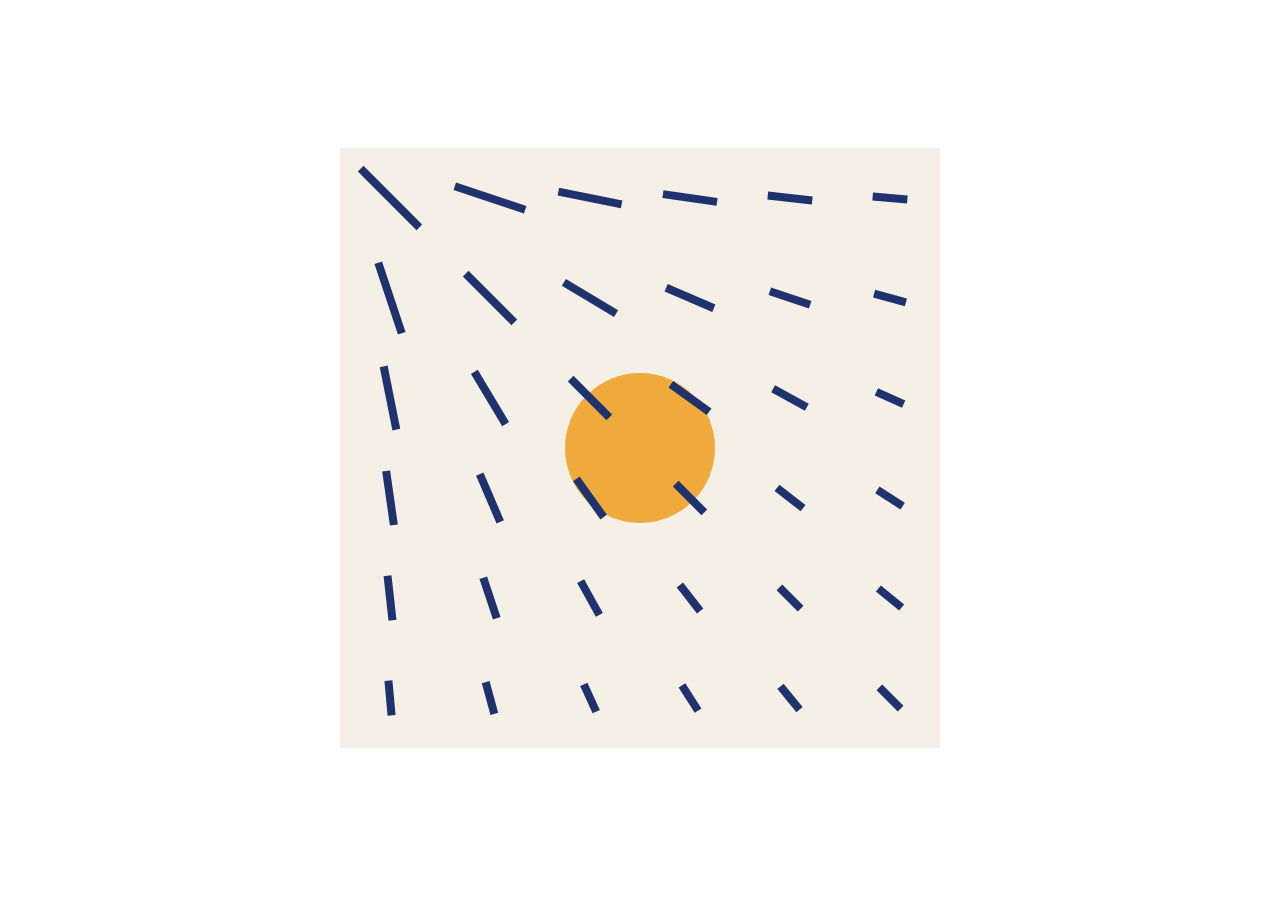
<file: es0/index.html>
<!DOCTYPE html>
<html lang="en">
<head>
 <meta charset="UTF-8">
 <meta name="viewport" content="width=device-width, initial-scale=1.0">
 <title>Composizione interattiva</title>
<link rel="stylesheet" href="style.css">
<script src="p5.min.js"></script>
<script src="sketch.js"></script>
</head>
<body>
 
</body>
</html>
</file>
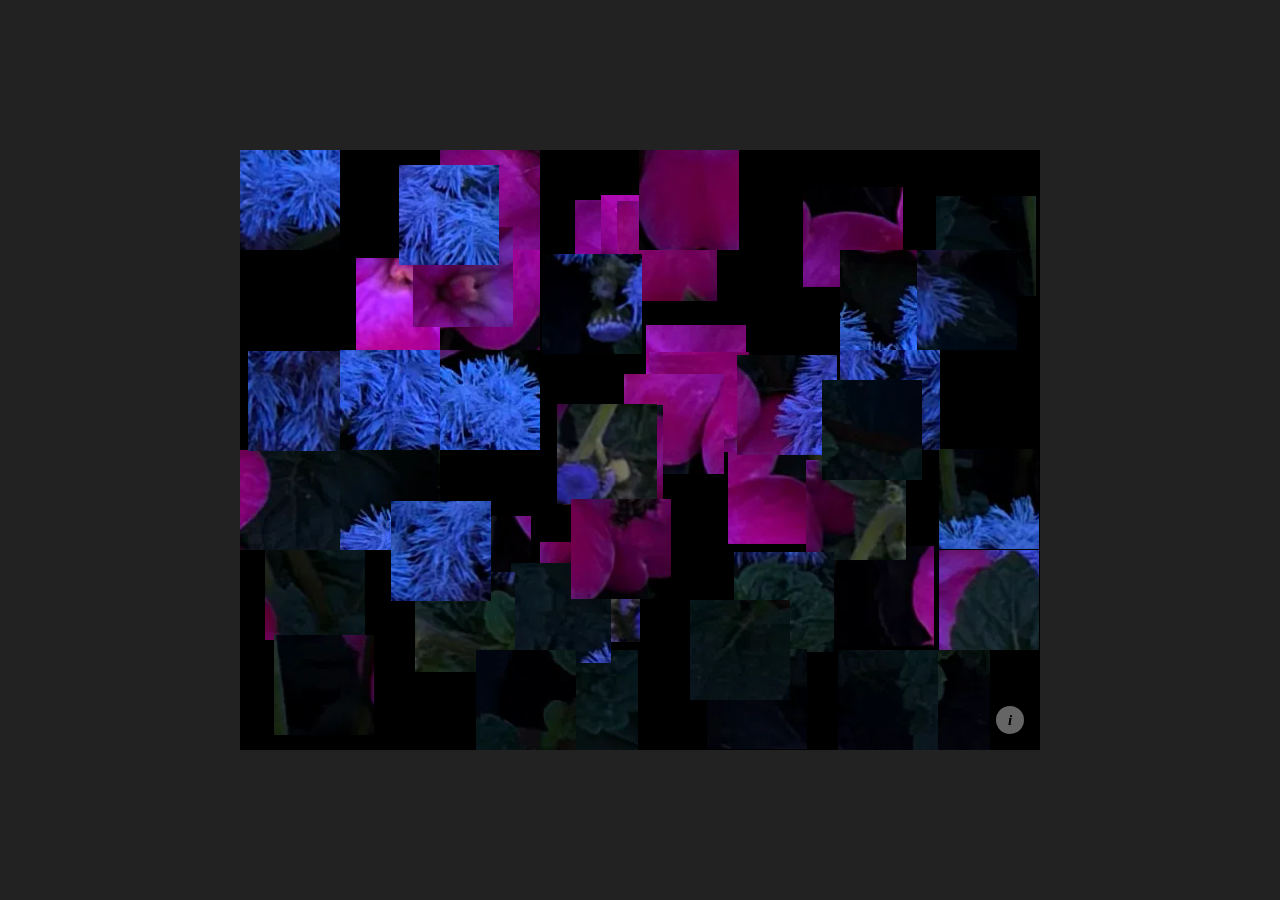
<file: es1/index.html>
<!DOCTYPE html>
<html lang="en">
<head>
 <meta charset="UTF-8">
 <meta name="viewport" content="width=device-width, initial-scale=1.0">
 <title>Esercizio 1</title>
<link rel="stylesheet" href="style.css">
<script src="p5.min.js"></script>
<script src="sketch.js"></script>
</head>
<body>

<!-- The canvas goes in here (see canvas.parent('stage') in sketch.js),
     so the "i" button and its info box can sit in its bottom right corner -->
<div id="stage">
  <button id="info-btn" aria-label="Istruzioni">i</button>

  <!-- Small info box above the "i" (hidden until the button is clicked) -->
  <div id="info-box" role="dialog" aria-label="Istruzioni" hidden>
    <button id="info-close" aria-label="Chiudi">×</button>
    <p><strong>Click</strong>: afferri un blocco di tessere. Click di nuovo: lo lasci.</p>
    <p><strong>Doppio click</strong>: la macchina riordina per bordi e colori.</p>
    <p><strong>Tasto destro</strong>: foto successiva.</p>
    <p><strong>S</strong> / <strong>Cmd+S</strong>: salva. <strong>R</strong>: rimescola.</p>
  </div>
</div>

</body>
</html>
</file>
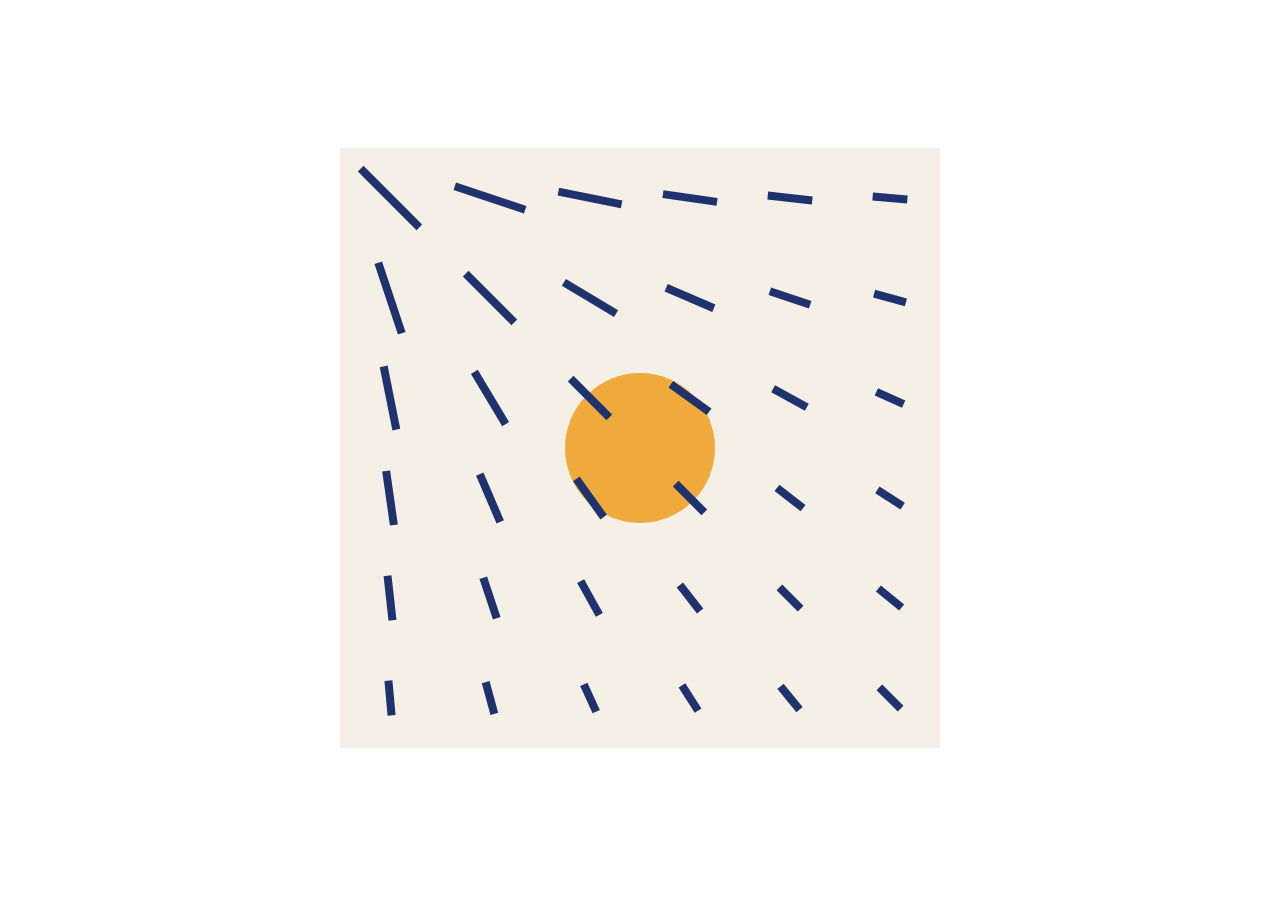
<file: ex.0/index.html>
<!DOCTYPE html>
<html lang="en">
<head>
 <meta charset="UTF-8">
 <meta name="viewport" content="width=device-width, initial-scale=1.0">
 <title>Composizione interattiva</title>
<link rel="stylesheet" href="style.css">
<script src="p5.min.js"></script>
<script src="script.js"></script>
</head>
<body>
 
</body>
</html>
</file>
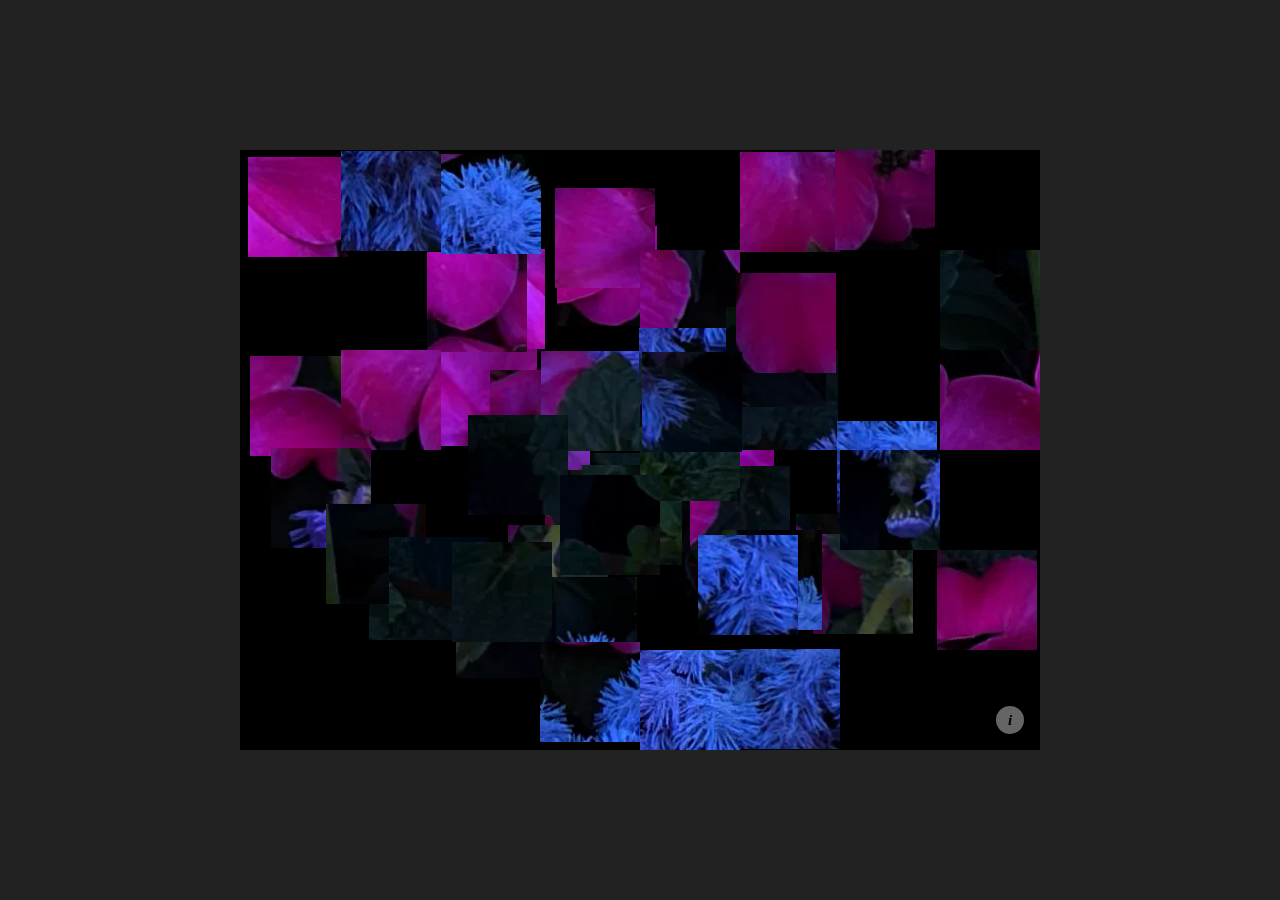
<file: ex.1/index.html>
<!DOCTYPE html>
<html lang="en">
<head>
 <meta charset="UTF-8">
 <meta name="viewport" content="width=device-width, initial-scale=1.0">
 <title>Esercizio 1</title>
<link rel="stylesheet" href="style.css">
<script src="p5.min.js"></script>
<script src="script.js"></script>
</head>
<body>

<!-- The canvas goes in here (see canvas.parent('stage') in script.js),
     so the "i" button and its info box can sit in its bottom right corner -->
<div id="stage">
  <button id="info-btn" aria-label="Istruzioni">i</button>

  <!-- Small info box above the "i" (hidden until the button is clicked) -->
  <div id="info-box" role="dialog" aria-label="Istruzioni" hidden>
    <button id="info-close" aria-label="Chiudi">×</button>
    <p><strong>Click</strong>: afferri un blocco di tessere. Click di nuovo: lo lasci.</p>
    <p><strong>Doppio click</strong>: la macchina riordina per bordi e colori.</p>
    <p><strong>Tasto destro</strong>: foto successiva.</p>
    <p><strong>S</strong> / <strong>Cmd+S</strong>: salva. <strong>R</strong>: rimescola.</p>
  </div>
</div>

</body>
</html>
</file>
<file: es0/style.css>
/* Center the canvas on the page */
body {
  margin: 0;
  min-height: 100vh;
  display: flex;
  align-items: center;
  justify-content: center;
  background: #15141400;
}
</file>
<file: es1/style.css>
/* Center the canvas on the page */
body {
  margin: 0;
  min-height: 100vh;
  display: flex;
  align-items: center;
  justify-content: center;
  background: #222;
  font-family: system-ui, -apple-system, sans-serif;
}

/* The box holding the canvas: the "i" button is placed relative to it */
#stage {
  position: relative;
  line-height: 0; /* no gap under the canvas */
}

/* --- "i" button: small white circle with a black "i", bottom right of the canvas --- */
#info-btn {
  position: absolute;
  right: 16px;
  bottom: 16px;
  width: 28px;
  height: 28px;
  padding: 0;
  border: none;
  border-radius: 50%;
  background: #ffffff65;
  color: #000;
  font: italic bold 15px/28px Georgia, serif;
  cursor: pointer;
  box-shadow: 0 2px 8px rgba(0, 0, 0, 0.3);
  transition: transform 0.15s;
}

#info-btn:hover {
  transform: scale(1.1);
}

/* --- Info box: small white box just above the "i" --- */
#info-box {
  position: absolute;
  right: 16px;
  bottom: 54px; /* 16px margin + 28px button + 10px gap */
  width: 240px;
  padding: 12px 30px 12px 14px;
  border-radius: 10px;
  background: #fff;
  color: #000;
  font-size: 13px;
  line-height: 1.4;
  box-shadow: 0 4px 16px rgba(0, 0, 0, 0.3);
}

/* little arrow pointing down at the "i" */
#info-box::after {
  content: "";
  position: absolute;
  right: 8px; /* centred over the 28px button */
  bottom: -6px;
  width: 12px;
  height: 12px;
  background: #fff;
  transform: rotate(45deg);
}

#info-box p {
  margin: 0 0 6px;
}

#info-box p:last-of-type {
  margin-bottom: 0;
}

/* the X in the top right corner of the box */
#info-close {
  position: absolute;
  top: 4px;
  right: 6px;
  border: none;
  background: none;
  font-size: 20px;
  line-height: 1;
  color: #000;
  cursor: pointer;
}
</file>
<file: ex.0/style.css>
/* Center the canvas on the page */
body {
  margin: 0;
  min-height: 100vh;
  display: flex;
  align-items: center;
  justify-content: center;
  background: #15141400;
}
</file>
<file: ex.1/style.css>
/* Center the canvas on the page */
body {
  margin: 0;
  min-height: 100vh;
  display: flex;
  align-items: center;
  justify-content: center;
  background: #222;
  font-family: system-ui, -apple-system, sans-serif;
}

/* The box holding the canvas: the "i" button is placed relative to it */
#stage {
  position: relative;
  line-height: 0; /* no gap under the canvas */
}

/* --- "i" button: small white circle with a black "i", bottom right of the canvas --- */
#info-btn {
  position: absolute;
  right: 16px;
  bottom: 16px;
  width: 28px;
  height: 28px;
  padding: 0;
  border: none;
  border-radius: 50%;
  background: #ffffff65;
  color: #000;
  font: italic bold 15px/28px Georgia, serif;
  cursor: pointer;
  box-shadow: 0 2px 8px rgba(0, 0, 0, 0.3);
  transition: transform 0.15s;
}

#info-btn:hover {
  transform: scale(1.1);
}

/* --- Info box: small white box just above the "i" --- */
#info-box {
  position: absolute;
  right: 16px;
  bottom: 54px; /* 16px margin + 28px button + 10px gap */
  width: 240px;
  padding: 12px 30px 12px 14px;
  border-radius: 10px;
  background: #fff;
  color: #000;
  font-size: 13px;
  line-height: 1.4;
  box-shadow: 0 4px 16px rgba(0, 0, 0, 0.3);
}

/* little arrow pointing down at the "i" */
#info-box::after {
  content: "";
  position: absolute;
  right: 8px; /* centred over the 28px button */
  bottom: -6px;
  width: 12px;
  height: 12px;
  background: #fff;
  transform: rotate(45deg);
}

#info-box p {
  margin: 0 0 6px;
}

#info-box p:last-of-type {
  margin-bottom: 0;
}

/* the X in the top right corner of the box */
#info-close {
  position: absolute;
  top: 4px;
  right: 6px;
  border: none;
  background: none;
  font-size: 20px;
  line-height: 1;
  color: #000;
  cursor: pointer;
}
</file>
